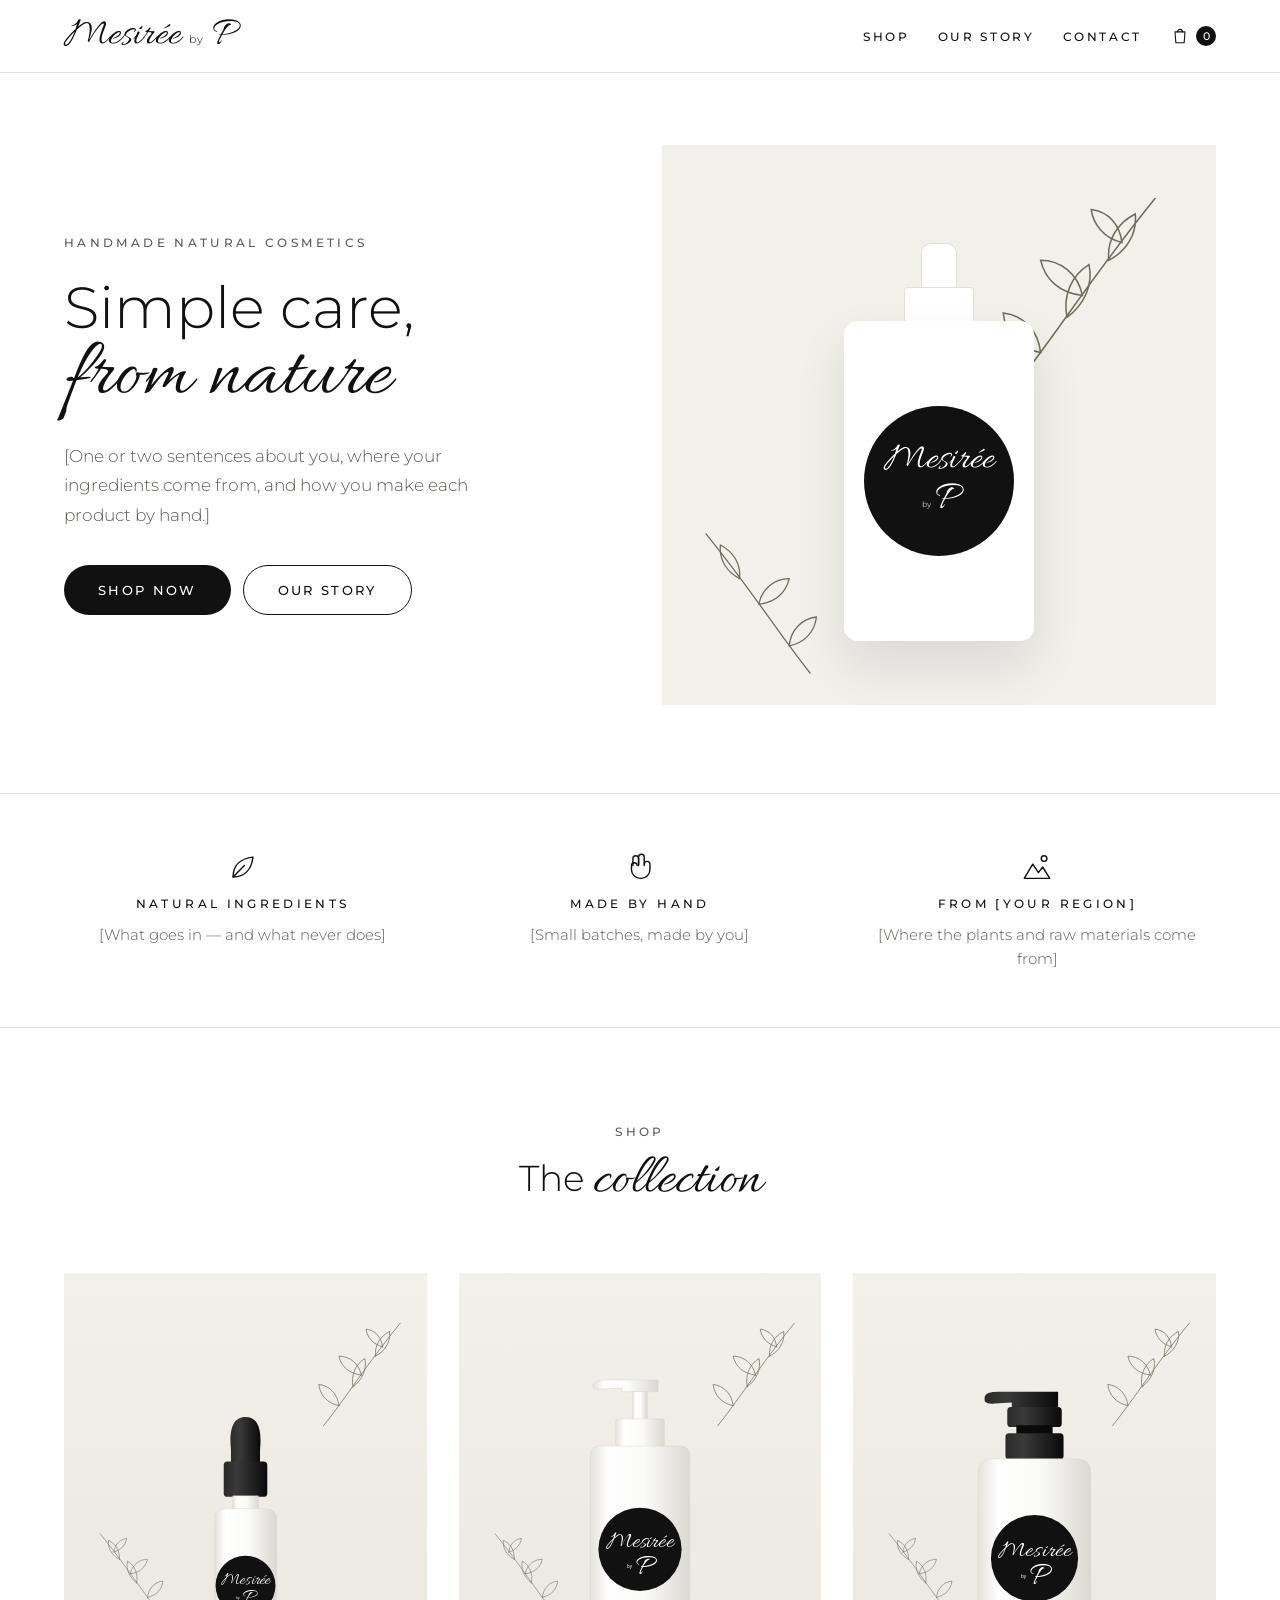
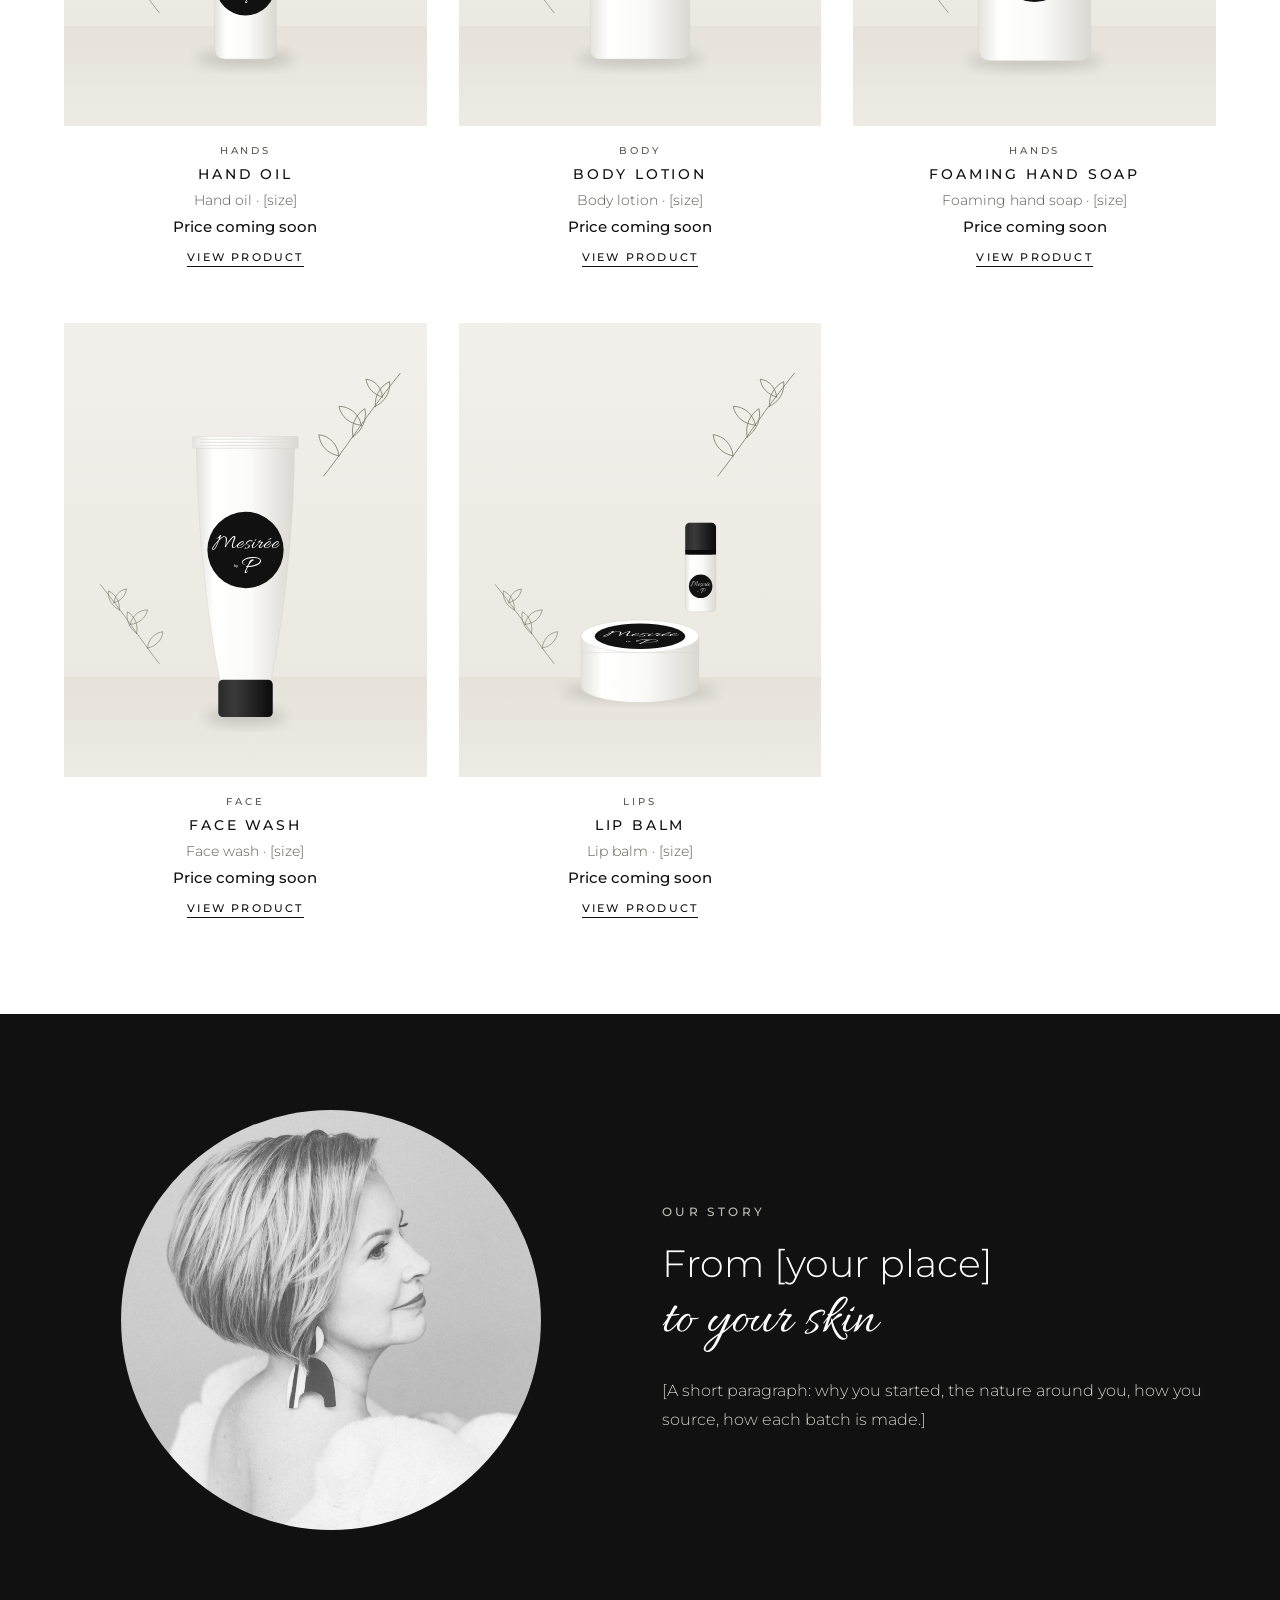
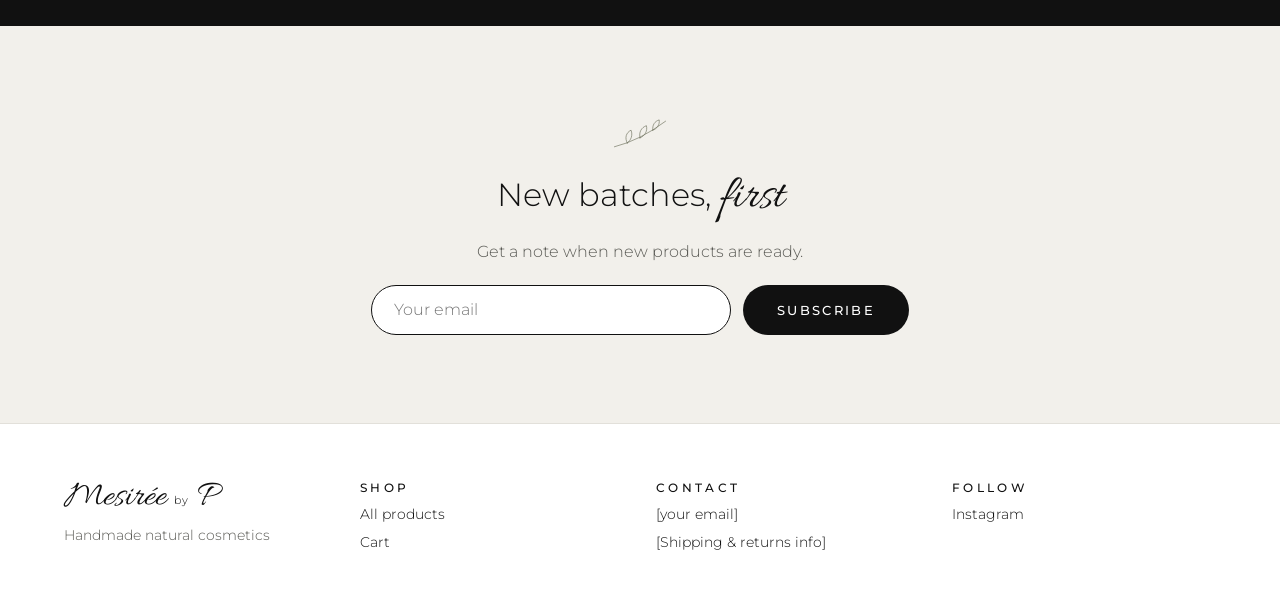
<file: index.html>
<!doctype html>
<html lang="en">
<head>
  <meta charset="utf-8">
  <meta name="viewport" content="width=device-width, initial-scale=1">
  <title>Mesirée by P — Handmade natural cosmetics</title>
  <meta name="description" content="Handmade natural cosmetics by Mesirée by P.">
  <link rel="preconnect" href="https://fonts.googleapis.com">
  <link rel="preconnect" href="https://fonts.gstatic.com" crossorigin>
  <link href="https://fonts.googleapis.com/css2?family=Allura&family=Montserrat:wght@300;400;500;600&display=swap" rel="stylesheet">
  <link rel="stylesheet" href="style.css?v=10">
</head>
<body>

  <header class="site-header">
    <div class="container">
      <a class="logo" href="index.html" aria-label="Mesirée by P, home">
        <span class="script">Mesirée</span><small>by</small><span class="script">P</span>
      </a>
      <nav class="site-nav" aria-label="Main">
        <a href="#shop">Shop</a>
        <a href="#story">Our story</a>
        <a href="#contact">Contact</a>
        <a class="cart-link" href="cart.html" aria-label="Cart">
          <svg width="20" height="20" viewBox="0 0 24 24" fill="none" stroke="currentColor" stroke-width="1.3" stroke-linecap="round" stroke-linejoin="round" aria-hidden="true"><path d="M6 7h12l-1 13H7L6 7z"/><path d="M9 7a3 3 0 0 1 6 0"/></svg>
          <span class="cart-count">0</span>
        </a>
      </nav>
    </div>
  </header>

  <main>
    <!-- Hero -->
    <section class="container hero">
      <div class="hero-text">
        <span class="eyebrow">Handmade natural cosmetics</span>
        <h1>Simple care,<br><span class="script">from nature</span></h1>
        <p>[One or two sentences about you, where your ingredients come from, and how you make each product by hand.]</p>
        <div class="hero-actions">
          <a class="btn" href="#shop">Shop now</a>
          <a class="btn-ghost" href="#story">Our story</a>
        </div>
      </div>
      <!-- Drawn bottle: replace with a product photo when you have one -->
      <div class="hero-stage">
        <svg class="sprig" width="220" height="220" viewBox="0 0 100 100" fill="none" stroke="#6B6F5A" stroke-width=".7" stroke-linecap="round" aria-hidden="true" style="top:36px; right:28px"><path d="M20 95 C40 70 55 45 85 8"/><path d="M33 78c-10-2-16-9-17-18 9 1 16 8 17 18z"/><path d="M45 62c-2-10 2-19 10-24 2 9-2 18-10 24z"/><path d="M52 52c-10-1-17-7-19-16 9 0 17 6 19 16z"/><path d="M64 36c-1-9 4-17 12-21 1 9-4 17-12 21z"/><path d="M70 28c-8-2-13-8-14-15 8 1 13 7 14 15z"/></svg>
        <svg class="sprig" width="160" height="160" viewBox="0 0 100 100" fill="none" stroke="#6B6F5A" stroke-width=".8" stroke-linecap="round" aria-hidden="true" style="bottom:24px; left:20px; transform:scaleX(-1)"><path d="M20 95 C40 70 55 45 85 8"/><path d="M33 78c-10-2-16-9-17-18 9 1 16 8 17 18z"/><path d="M52 52c-10-1-17-7-19-16 9 0 17 6 19 16z"/><path d="M64 36c-1-9 4-17 12-21 1 9-4 17-12 21z"/></svg>
        <div class="bottle" aria-hidden="true">
          <div class="pump"></div>
          <div class="neck"></div>
          <div class="body">
            <div class="label">
              <span class="script" style="font-size:38px">Mesirée</span>
              <span style="display:flex; align-items:baseline; gap:4px"><span style="font-size:8px">by</span><span class="script" style="font-size:40px">P</span></span>
            </div>
          </div>
        </div>
      </div>
    </section>

    <!-- Values -->
    <section id="ingredients" class="values">
      <div class="container">
        <div class="value">
          <svg width="34" height="34" viewBox="0 0 24 24" fill="none" stroke="#111111" stroke-width="1" stroke-linecap="round" stroke-linejoin="round" aria-hidden="true"><path d="M5 19c0-8 5-13 14-14-1 9-6 14-14 14z"/><path d="M5 19l8-8"/></svg>
          <span class="eyebrow" style="color:#111111">Natural ingredients</span>
          <p>[What goes in — and what never does]</p>
        </div>
        <div class="value">
          <svg width="34" height="34" viewBox="0 0 24 24" fill="none" stroke="#111111" stroke-width="1" stroke-linecap="round" stroke-linejoin="round" aria-hidden="true"><path d="M7 11V6a2 2 0 0 1 4 0v5"/><path d="M11 10V5a2 2 0 0 1 4 0v6"/><path d="M15 10a2 2 0 0 1 4 0v4a6 6 0 0 1-6 6h-1a6 6 0 0 1-6-6v-3a2 2 0 0 1 4 0"/></svg>
          <span class="eyebrow" style="color:#111111">Made by hand</span>
          <p>[Small batches, made by you]</p>
        </div>
        <div class="value">
          <svg width="34" height="34" viewBox="0 0 24 24" fill="none" stroke="#111111" stroke-width="1" stroke-linecap="round" stroke-linejoin="round" aria-hidden="true"><path d="M3 20l6-10 4 6 3-4 5 8z"/><circle cx="17" cy="6" r="2"/></svg>
          <span class="eyebrow" style="color:#111111">From [your region]</span>
          <p>[Where the plants and raw materials come from]</p>
        </div>
      </div>
    </section>

    <!-- All products (filled in from products.js) -->
    <section id="shop" class="container section">
      <div class="section-head">
        <span class="eyebrow">Shop</span>
        <h2>The <span class="script">collection</span></h2>
      </div>
      <div id="product-grid" class="product-grid"></div>
    </section>

    <!-- Story -->
    <section id="story" class="story">
      <div class="container">
        <div class="story-photo">
          <img src="portrait.jpg" alt="Portrait of the founder of Mesirée by P">
        </div>
        <div class="story-text">
          <span class="eyebrow" style="color:#BDBDB6">Our story</span>
          <h2>From [your place]<br><span class="script">to your skin</span></h2>
          <p>[A short paragraph: why you started, the nature around you, how you source, how each batch is made.]</p>
        </div>
      </div>
    </section>

    <!-- Newsletter -->
    <section class="newsletter">
      <div class="container">
        <svg width="64" height="40" viewBox="0 0 100 60" fill="none" stroke="#6B6F5A" stroke-width="1" stroke-linecap="round" aria-hidden="true"><path d="M10 50 Q50 40 90 10"/><path d="M30 44c-4-8-2-16 6-20 3 8 0 16-6 20z"/><path d="M50 36c-2-9 2-16 10-19 2 8-2 16-10 19z"/><path d="M70 24c-1-8 3-14 10-16 1 7-3 14-10 16z"/></svg>
        <h2>New batches, <span class="script">first</span></h2>
        <p>Get a note when new products are ready.</p>
        <!-- Not connected yet: needs a newsletter service (e.g. Mailchimp) -->
        <form onsubmit="return false">
          <label for="email" class="visually-hidden">Email address</label>
          <input id="email" class="field" type="email" placeholder="Your email">
          <button type="submit" class="btn">Subscribe</button>
        </form>
      </div>
    </section>
  </main>

  <footer id="contact" class="site-footer">
    <div class="container">
      <div class="col">
        <span class="logo"><span class="script" style="font-size:36px">Mesirée</span><small>by</small><span class="script" style="font-size:36px">P</span></span>
        <span style="color:#5A5A55">Handmade natural cosmetics</span>
      </div>
      <div class="col">
        <span class="eyebrow">Shop</span>
        <a href="#shop">All products</a>
        <a href="cart.html">Cart</a>
      </div>
      <div class="col">
        <span class="eyebrow">Contact</span>
        <a href="mailto:[your email]">[your email]</a>
        <span>[Shipping &amp; returns info]</span>
      </div>
      <div class="col">
        <span class="eyebrow">Follow</span>
        <a href="[instagram link]">Instagram</a>
      </div>
    </div>
  </footer>

  <script src="products.js?v=10"></script>
  <script src="site.js?v=10"></script>
</body>
</html>
</file>
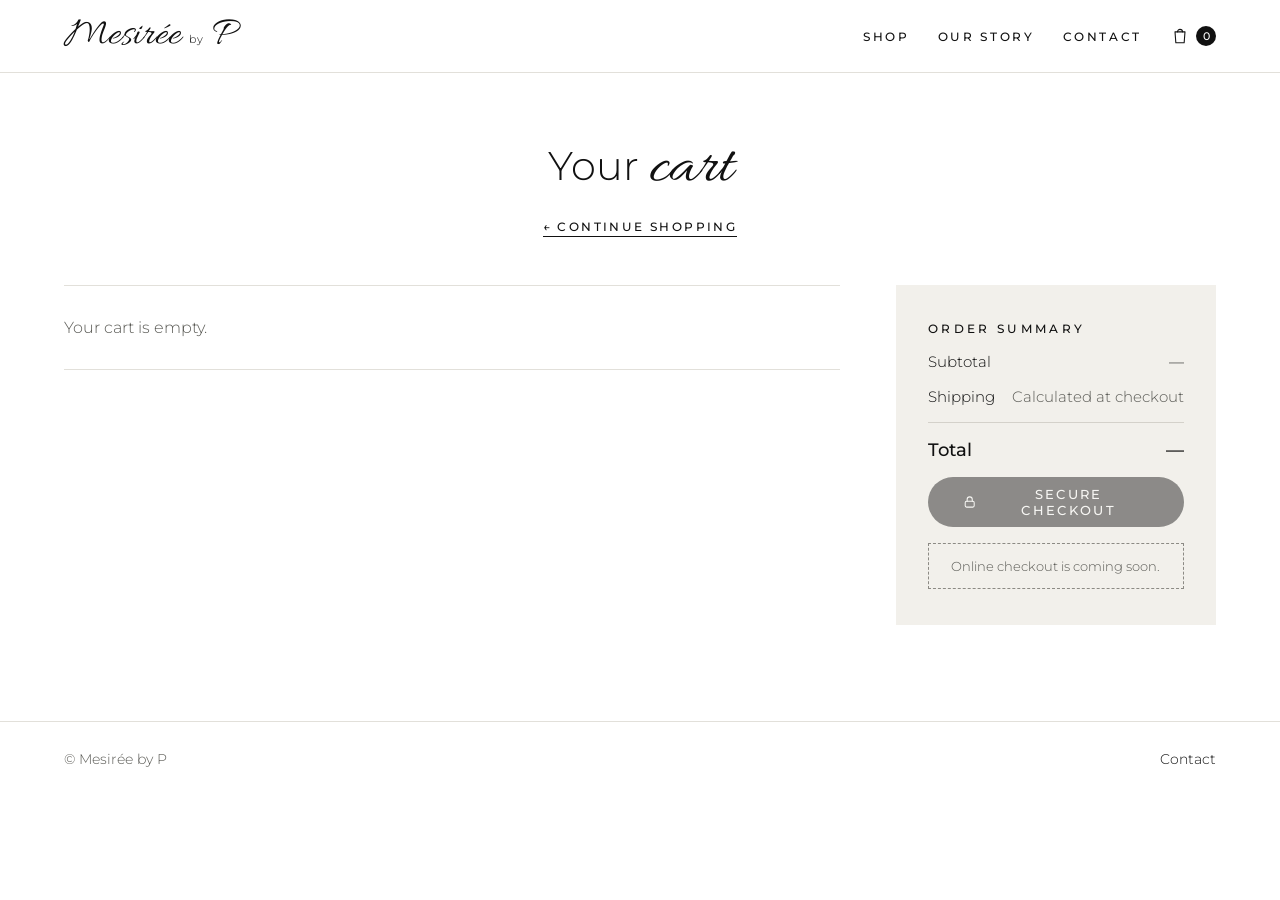
<file: cart.html>
<!doctype html>
<html lang="en">
<head>
  <meta charset="utf-8">
  <meta name="viewport" content="width=device-width, initial-scale=1">
  <title>Cart — Mesirée by P</title>
  <link rel="preconnect" href="https://fonts.googleapis.com">
  <link rel="preconnect" href="https://fonts.gstatic.com" crossorigin>
  <link href="https://fonts.googleapis.com/css2?family=Allura&family=Montserrat:wght@300;400;500;600&display=swap" rel="stylesheet">
  <link rel="stylesheet" href="style.css?v=10">
</head>
<body>

  <header class="site-header">
    <div class="container">
      <a class="logo" href="index.html" aria-label="Mesirée by P, home">
        <span class="script">Mesirée</span><small>by</small><span class="script">P</span>
      </a>
      <nav class="site-nav" aria-label="Main">
        <a href="index.html#shop">Shop</a>
        <a href="index.html#story">Our story</a>
        <a href="index.html#contact">Contact</a>
        <a class="cart-link" href="cart.html" aria-label="Cart">
          <svg width="20" height="20" viewBox="0 0 24 24" fill="none" stroke="currentColor" stroke-width="1.3" stroke-linecap="round" stroke-linejoin="round" aria-hidden="true"><path d="M6 7h12l-1 13H7L6 7z"/><path d="M9 7a3 3 0 0 1 6 0"/></svg>
          <span class="cart-count">0</span>
        </a>
      </nav>
    </div>
  </header>

  <main class="container">
    <div class="page-title">
      <h1>Your <span class="script">cart</span></h1>
      <a class="text-link" href="index.html#shop">← Continue shopping</a>
    </div>

    <div class="cart">
      <div id="cart-items" class="cart-items"></div>

      <aside class="summary" aria-label="Order summary">
        <span class="eyebrow" style="color:#111111">Order summary</span>
        <div class="row"><span>Subtotal</span><span id="subtotal">—</span></div>
        <div class="row"><span>Shipping</span><span style="color:#5A5A55">Calculated at checkout</span></div>
        <div class="row total"><span>Total</span><span id="total">—</span></div>
        <button type="button" class="btn" disabled>
          <svg width="16" height="16" viewBox="0 0 24 24" fill="none" stroke="currentColor" stroke-width="1.6" stroke-linecap="round" stroke-linejoin="round" aria-hidden="true"><rect x="5" y="11" width="14" height="9" rx="2"/><path d="M8 11V8a4 4 0 0 1 8 0v3"/></svg>
          Secure checkout
        </button>
        <!-- Checkout is not connected yet: this is where Stripe or Shopify will go -->
        <div class="checkout-note">Online checkout is coming soon.</div>
      </aside>
    </div>
  </main>

  <footer class="site-footer">
    <div class="container" style="display:flex; flex-wrap:wrap; justify-content:space-between; padding-top:28px; padding-bottom:28px; color:#5A5A55">
      <span>© Mesirée by P</span>
      <a href="index.html#contact">Contact</a>
    </div>
  </footer>

  <script src="products.js?v=10"></script>
  <script src="site.js?v=10"></script>
</body>
</html>
</file>
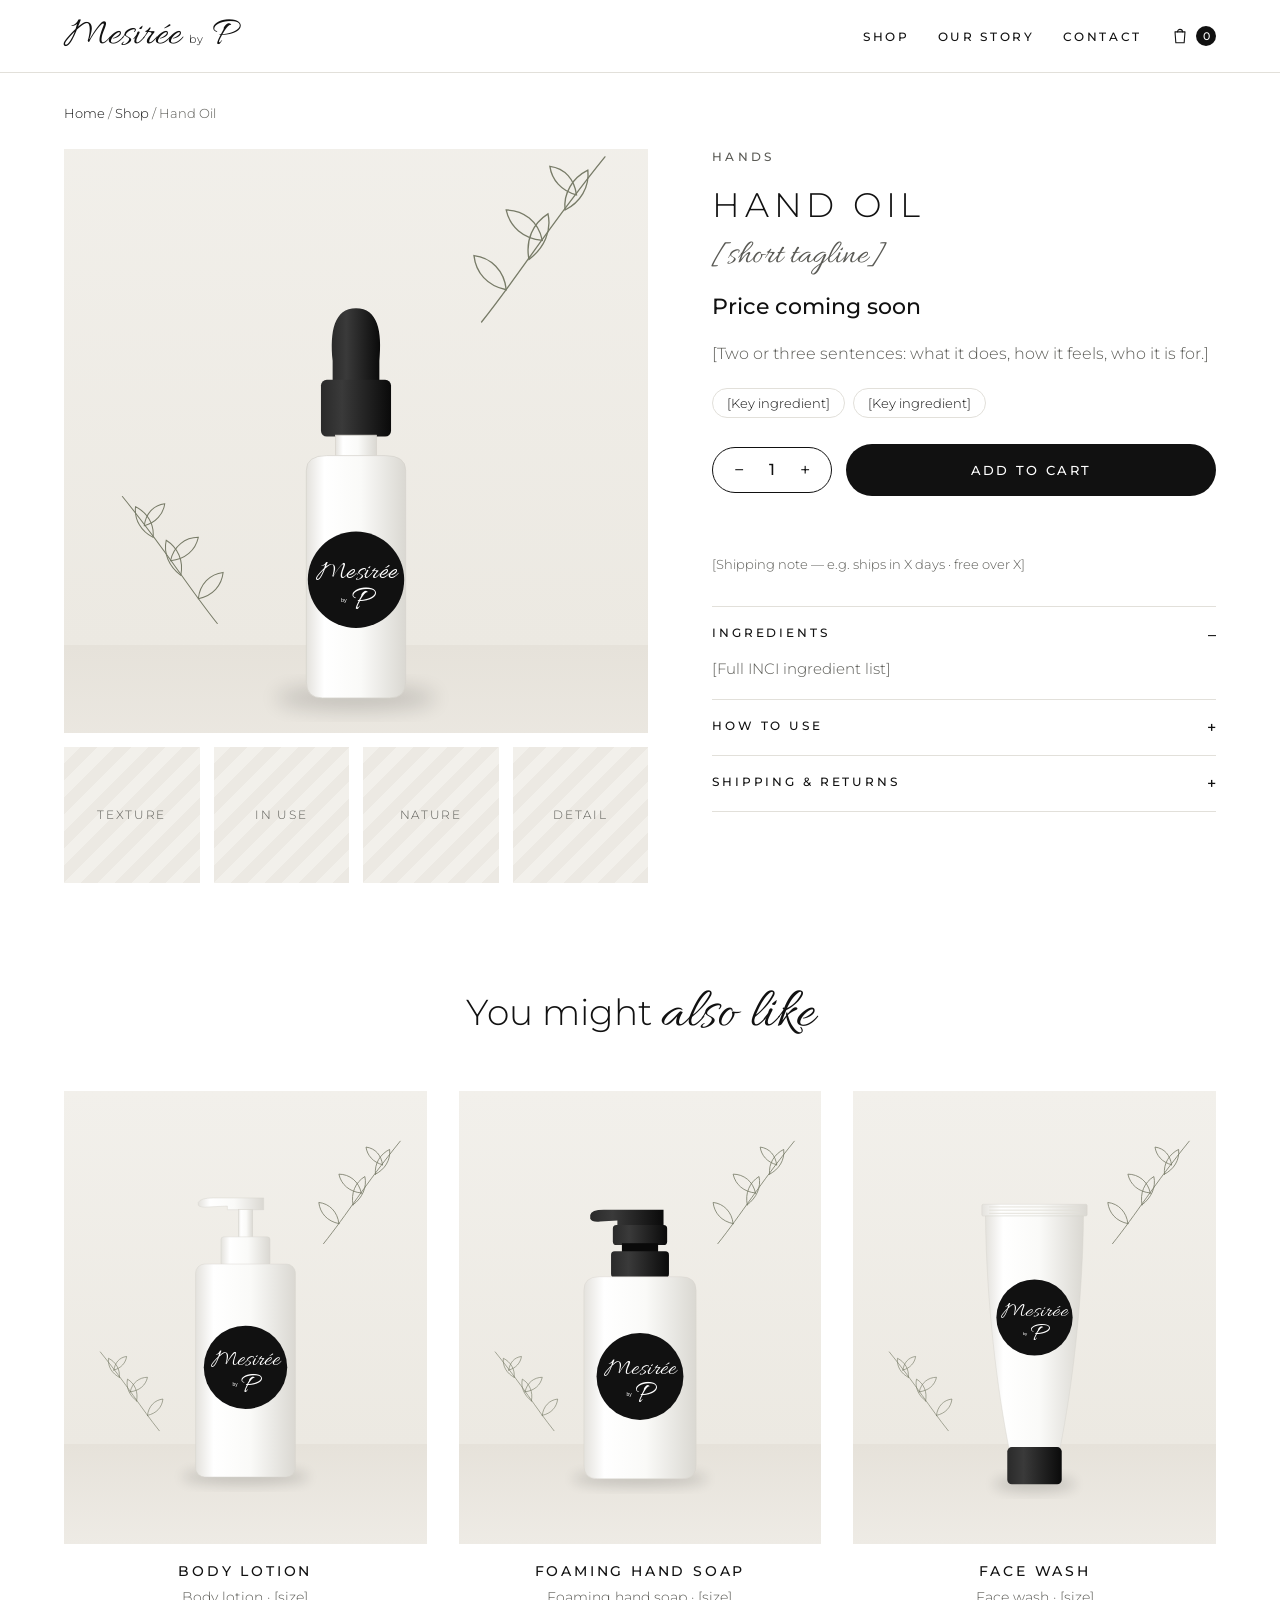
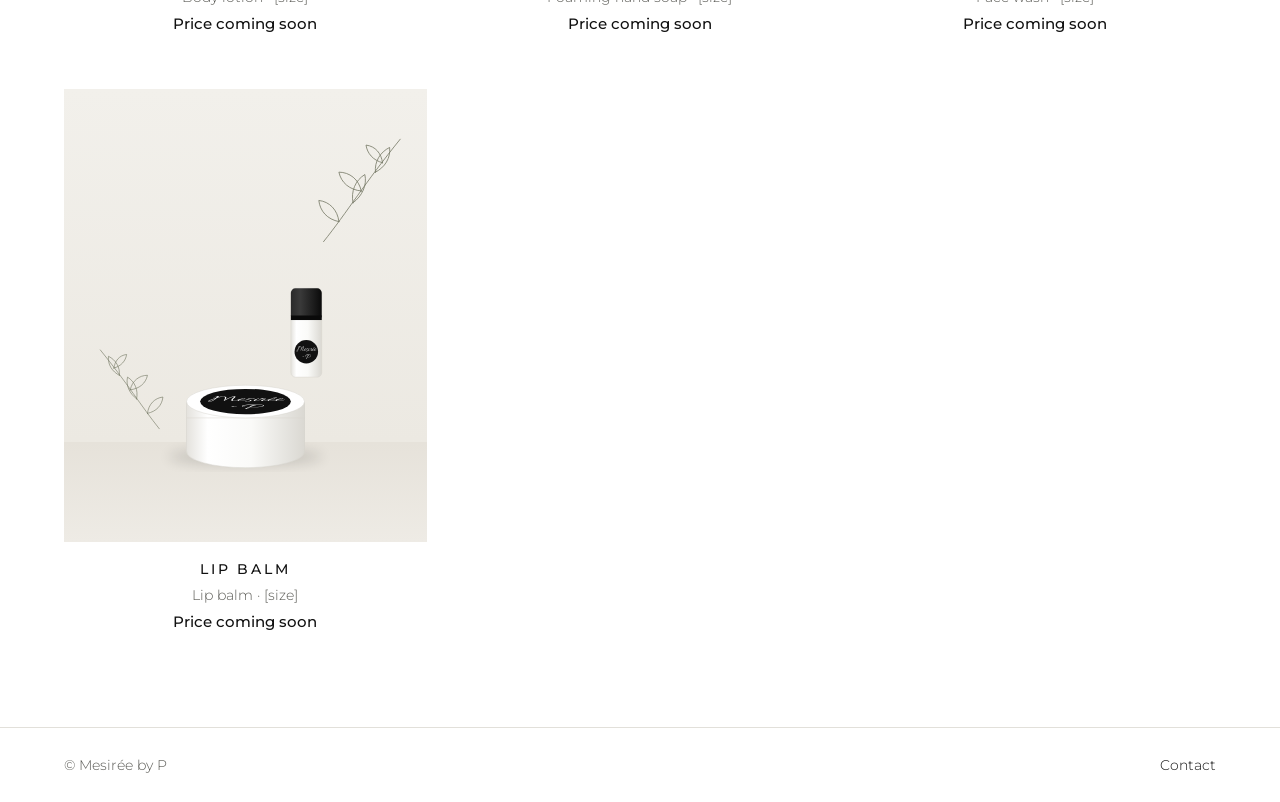
<file: product.html>
<!doctype html>
<html lang="en">
<head>
  <meta charset="utf-8">
  <meta name="viewport" content="width=device-width, initial-scale=1">
  <title>Product — Mesirée by P</title>
  <link rel="preconnect" href="https://fonts.googleapis.com">
  <link rel="preconnect" href="https://fonts.gstatic.com" crossorigin>
  <link href="https://fonts.googleapis.com/css2?family=Allura&family=Montserrat:wght@300;400;500;600&display=swap" rel="stylesheet">
  <link rel="stylesheet" href="style.css?v=10">
</head>
<body>

  <header class="site-header">
    <div class="container">
      <a class="logo" href="index.html" aria-label="Mesirée by P, home">
        <span class="script">Mesirée</span><small>by</small><span class="script">P</span>
      </a>
      <nav class="site-nav" aria-label="Main">
        <a href="index.html#shop">Shop</a>
        <a href="index.html#story">Our story</a>
        <a href="index.html#contact">Contact</a>
        <a class="cart-link" href="cart.html" aria-label="Cart">
          <svg width="20" height="20" viewBox="0 0 24 24" fill="none" stroke="currentColor" stroke-width="1.3" stroke-linecap="round" stroke-linejoin="round" aria-hidden="true"><path d="M6 7h12l-1 13H7L6 7z"/><path d="M9 7a3 3 0 0 1 6 0"/></svg>
          <span class="cart-count">0</span>
        </a>
      </nav>
    </div>
  </header>

  <!-- The product shown is chosen by ?id=... in the address; text comes from products.js -->
  <main id="product" class="container">
    <span class="crumbs"><a href="index.html">Home</a> / <a href="index.html#shop">Shop</a> / <span id="crumb-name"></span></span>

    <div class="product">
      <div class="gallery">
        <div id="p-image" class="main">
          <svg class="sprig" width="240" height="240" viewBox="0 0 100 100" fill="none" stroke="#6B6F5A" stroke-width=".6" stroke-linecap="round" aria-hidden="true" style="left:-20px; bottom:-10px"><path d="M20 95 C40 70 55 45 85 8"/><path d="M33 78c-10-2-16-9-17-18 9 1 16 8 17 18z"/><path d="M45 62c-2-10 2-19 10-24 2 9-2 18-10 24z"/><path d="M52 52c-10-1-17-7-19-16 9 0 17 6 19 16z"/><path d="M64 36c-1-9 4-17 12-21 1 9-4 17-12 21z"/><path d="M70 28c-8-2-13-8-14-15 8 1 13 7 14 15z"/></svg>
          <span class="eyebrow" style="position:relative">Product photo</span>
        </div>
        <div class="thumbs">
          <div class="ph">Texture</div>
          <div class="ph">In use</div>
          <div class="ph">Nature</div>
          <div class="ph">Detail</div>
        </div>
      </div>

      <div class="info">
        <span id="p-category" class="eyebrow"></span>
        <h1 id="p-name"></h1>
        <span id="p-tagline" class="script tagline"></span>
        <span id="p-price" class="price"></span>
        <p id="p-desc" class="desc"></p>
        <div id="p-tags" class="tags"></div>

        <div id="p-size-group" style="display:flex; flex-direction:column; gap:10px; margin-top:6px">
          <span class="eyebrow" style="color:#111111">Size</span>
          <div id="p-sizes" class="options" role="group" aria-label="Size"></div>
        </div>

        <div class="buy">
          <div class="stepper">
            <button id="p-dec" type="button" aria-label="Decrease quantity">−</button>
            <span id="p-qty" aria-live="polite">1</span>
            <button id="p-inc" type="button" aria-label="Increase quantity">+</button>
          </div>
          <button id="p-add" type="button" class="btn">Add to cart</button>
        </div>
        <div id="p-added" class="added" aria-live="polite"></div>
        <span class="note">[Shipping note — e.g. ships in X days · free over X]</span>

        <div style="margin-top:14px">
          <details open><summary>Ingredients</summary><p id="p-ingredients"></p></details>
          <details><summary>How to use</summary><p id="p-howto"></p></details>
          <details><summary>Shipping &amp; returns</summary><p>[Delivery times and return policy]</p></details>
        </div>
      </div>
    </div>

    <section class="section">
      <div class="section-head" style="margin-bottom:40px">
        <h2>You might <span class="script">also like</span></h2>
      </div>
      <div id="related" class="product-grid"></div>
    </section>
  </main>

  <footer class="site-footer">
    <div class="container" style="display:flex; flex-wrap:wrap; justify-content:space-between; padding-top:28px; padding-bottom:28px; color:#5A5A55">
      <span>© Mesirée by P</span>
      <a href="index.html#contact">Contact</a>
    </div>
  </footer>

  <script src="products.js?v=10"></script>
  <script src="site.js?v=10"></script>
</body>
</html>
</file>
<file: style.css>
/* Mesirée by P — shared styles */

:root {
  --ink: #111111;
  --muted: #5A5A55;
  --line: #E2E0DA;
  --stone: #F2F0EB;
  --white: #FFFFFF;
  --leaf: #6B6F5A;
}

* { box-sizing: border-box; }

body {
  margin: 0;
  background: var(--white);
  color: var(--ink);
  font-family: Montserrat, system-ui, sans-serif;
  font-weight: 300;
}

a { color: var(--ink); text-decoration: none; }
a:hover { color: var(--muted); }
img { max-width: 100%; display: block; }

.container { max-width: 1200px; margin: 0 auto; padding: 0 24px; }
.script { font-family: Allura, cursive; font-weight: 400; }
.eyebrow {
  font-size: 12px; letter-spacing: .28em; text-transform: uppercase;
  font-weight: 500; color: var(--muted);
}
.visually-hidden { position: absolute; left: -9999px; }

/* Placeholder for photos that don't exist yet */
.ph {
  background: repeating-linear-gradient(135deg, #F2F0EB 0 12px, #ECE9E3 12px 24px);
  display: flex; align-items: center; justify-content: center;
  color: var(--muted); font-size: 12px; letter-spacing: .14em;
  text-transform: uppercase; text-align: center;
}

/* Buttons */
.btn, .btn-ghost {
  display: inline-flex; align-items: center; justify-content: center; gap: 10px;
  min-height: 50px; padding: 0 34px; border-radius: 999px;
  font-family: inherit; font-weight: 500; font-size: 13px;
  letter-spacing: .18em; text-transform: uppercase; cursor: pointer;
}
.btn { background: var(--ink); color: var(--white); border: 0; }
.btn:hover { background: #333333; color: var(--white); }
.btn:disabled { opacity: .45; cursor: not-allowed; }
.btn-ghost { background: transparent; border: 1px solid var(--ink); color: var(--ink); }
.btn-ghost.light { border-color: var(--white); color: var(--white); }

.pill {
  min-height: 44px; padding: 0 22px; border-radius: 999px;
  border: 1px solid #D4D1CA; background: transparent; color: var(--ink);
  font-family: inherit; font-size: 13px; font-weight: 500; cursor: pointer;
}
.pill.on { border-color: var(--ink); background: var(--ink); color: var(--white); }

.stepper { display: inline-flex; align-items: center; border: 1px solid var(--ink); border-radius: 999px; padding: 2px 6px; }
.stepper button { width: 40px; height: 40px; border: 0; background: transparent; font-family: inherit; font-size: 18px; color: var(--ink); cursor: pointer; }
.stepper span { min-width: 26px; text-align: center; font-weight: 500; }

/* Header */
.site-header { border-bottom: 1px solid var(--line); }
.site-header .container {
  padding-top: 14px; padding-bottom: 14px;
  display: flex; flex-wrap: wrap; align-items: center; justify-content: space-between; gap: 16px;
}
.logo { display: flex; align-items: baseline; gap: 8px; }
.logo .script { font-size: 40px; line-height: 1; }
.logo small { font-size: 11px; letter-spacing: .1em; }
.site-nav { display: flex; flex-wrap: wrap; align-items: center; gap: 28px; }
.site-nav a { font-size: 12px; letter-spacing: .22em; text-transform: uppercase; font-weight: 500; }
@media (max-width: 600px) {
  .site-nav { gap: 6px 18px; }
  .site-nav a { font-size: 11px; letter-spacing: .14em; }
}
.cart-link { display: inline-flex; align-items: center; gap: 6px; min-height: 44px; }
.cart-count {
  background: var(--ink); color: var(--white); border-radius: 999px;
  font-size: 11px; letter-spacing: 0; min-width: 20px; height: 20px; padding: 0 6px;
  display: inline-flex; align-items: center; justify-content: center;
}

/* Hero */
.hero { padding-top: 72px; padding-bottom: 88px; display: flex; flex-wrap: wrap; align-items: center; gap: 64px; }
.hero-text { flex: 1 1 420px; display: flex; flex-direction: column; gap: 26px; }
.hero h1 { margin: 0; font-weight: 300; font-size: clamp(38px, 4.6vw, 58px); line-height: 1.1; }
.hero h1 .script { font-size: 1.45em; line-height: .9; }
.hero p { margin: 0; font-size: 17px; line-height: 1.75; color: var(--muted); max-width: 440px; }
.hero-actions { display: flex; flex-wrap: wrap; gap: 12px; margin-top: 8px; }
.hero-stage {
  flex: 1 1 440px; height: 560px; background: var(--stone); position: relative;
  display: flex; align-items: flex-end; justify-content: center; overflow: hidden;
}
.sprig { position: absolute; }
.bottle { position: relative; display: flex; flex-direction: column; align-items: center; margin-bottom: 64px; }
.bottle .pump { width: 36px; height: 44px; background: var(--white); border: 1px solid var(--line); border-bottom: 0; border-radius: 10px 10px 0 0; }
.bottle .neck { width: 70px; height: 34px; background: var(--white); border: 1px solid var(--line); border-bottom: 0; border-radius: 4px 4px 0 0; }
.bottle .body {
  width: 190px; height: 320px; background: var(--white); border-radius: 14px;
  box-shadow: 0 24px 50px rgba(17,17,17,.10); display: flex; align-items: center; justify-content: center;
}
.label {
  width: 150px; height: 150px; border-radius: 50%; background: var(--ink); color: var(--white);
  display: flex; flex-direction: column; align-items: center; justify-content: center; line-height: 1;
}

/* Values */
.values { border-top: 1px solid var(--line); border-bottom: 1px solid var(--line); }
.values .container {
  padding-top: 56px; padding-bottom: 56px; text-align: center;
  display: grid; grid-template-columns: repeat(auto-fit, minmax(240px, 1fr)); gap: 40px;
}
.value { display: flex; flex-direction: column; align-items: center; gap: 12px; }
.value p { margin: 0; color: var(--muted); line-height: 1.6; font-size: 15px; }

/* Section headings */
.section { padding-top: 96px; padding-bottom: 96px; }
.section-head { display: flex; flex-direction: column; align-items: center; gap: 6px; margin-bottom: 56px; text-align: center; }
.section-head h2 { margin: 0; font-weight: 300; font-size: 36px; }
.section-head h2 .script { font-size: 1.6em; }

/* Product grid */
.product-grid { display: grid; grid-template-columns: repeat(auto-fill, minmax(280px, 1fr)); gap: 56px 32px; }
.product-card { display: flex; flex-direction: column; align-items: center; gap: 8px; text-align: center; }
.product-card .media { width: 100%; aspect-ratio: 4 / 5; margin-bottom: 10px; object-fit: cover; }
.product-card .name { font-size: 14px; letter-spacing: .2em; text-transform: uppercase; font-weight: 500; }
.product-card .kind { color: var(--muted); font-size: 14px; }
.product-card .price { font-size: 15px; font-weight: 500; }
.product-card .more {
  margin-top: 6px; font-size: 11px; letter-spacing: .2em; text-transform: uppercase;
  font-weight: 500; border-bottom: 1px solid var(--ink); padding-bottom: 2px;
}

/* Story */
.story { background: var(--ink); color: var(--white); }
.story .container { padding-top: 96px; padding-bottom: 96px; display: flex; flex-wrap: wrap; align-items: center; gap: 64px; }
.story-photo { flex: 1 1 400px; display: flex; justify-content: center; }
.story-photo img { width: min(100%, 420px); aspect-ratio: 1 / 1; border-radius: 50%; object-fit: cover; object-position: 55% 28%; }
.story-text { flex: 1 1 420px; display: flex; flex-direction: column; gap: 22px; }
.story-text h2 { margin: 0; font-weight: 300; font-size: 38px; line-height: 1.2; }
.story-text h2 .script { font-size: 1.5em; }
.story-text p { margin: 0; font-size: 16px; line-height: 1.8; color: #CFCFC8; }

/* Newsletter */
.newsletter { background: var(--stone); }
.newsletter .container { max-width: 720px; padding-top: 88px; padding-bottom: 88px; text-align: center; display: flex; flex-direction: column; align-items: center; gap: 14px; }
.newsletter h2 { margin: 0; font-weight: 300; font-size: 32px; }
.newsletter h2 .script { font-size: 1.5em; }
.newsletter p { margin: 0; color: var(--muted); font-size: 16px; }
.newsletter form { display: flex; flex-wrap: wrap; justify-content: center; gap: 12px; width: 100%; margin-top: 10px; }
.field {
  min-height: 50px; padding: 0 22px; border-radius: 999px; border: 1px solid var(--ink);
  background: var(--white); font: inherit; color: var(--ink);
}
.newsletter .field { flex: 1 1 260px; max-width: 360px; }

/* Footer */
.site-footer { border-top: 1px solid var(--line); }
.site-footer .container {
  padding-top: 56px; padding-bottom: 56px; font-size: 14px;
  display: grid; grid-template-columns: repeat(auto-fit, minmax(200px, 1fr)); gap: 32px;
}
.site-footer .col { display: flex; flex-direction: column; gap: 10px; }
.site-footer .eyebrow { color: var(--ink); }

/* Product page */
.crumbs { display: block; font-size: 13px; color: var(--muted); padding-top: 32px; margin-bottom: 28px; }
.product { display: flex; flex-wrap: wrap; gap: 64px; align-items: flex-start; }
.gallery { flex: 1 1 480px; min-width: 0; display: flex; flex-direction: column; gap: 14px; }
.gallery .main { aspect-ratio: 1 / 1; background: var(--stone); position: relative; overflow: hidden; display: flex; align-items: center; justify-content: center; }
.gallery .main img { width: 100%; height: 100%; object-fit: cover; }
.thumbs { display: grid; grid-template-columns: repeat(4, minmax(0, 1fr)); gap: 14px; }
.thumbs .ph { aspect-ratio: 1 / 1; }
.info { flex: 1 1 400px; min-width: 0; display: flex; flex-direction: column; gap: 20px; }
.info h1 { margin: 0; font-weight: 300; font-size: 34px; letter-spacing: .14em; text-transform: uppercase; line-height: 1.25; }
.info .tagline { font-size: 34px; line-height: 1; margin-top: -8px; color: var(--muted); }
.info .price { font-size: 22px; font-weight: 500; }
.info .desc { margin: 0; color: var(--muted); font-size: 16px; line-height: 1.75; }
.tags { display: flex; flex-wrap: wrap; gap: 8px; }
.tags span { border: 1px solid var(--line); border-radius: 999px; padding: 6px 14px; font-size: 13px; }
.options { display: flex; flex-wrap: wrap; gap: 10px; }
.buy { display: flex; flex-wrap: wrap; gap: 14px; align-items: center; margin-top: 6px; }
.buy .btn { flex: 1 1 220px; min-height: 52px; }
.note { font-size: 13px; color: var(--muted); }
details { border-top: 1px solid var(--line); padding: 18px 0; }
details:last-child { border-bottom: 1px solid var(--line); }
summary { cursor: pointer; font-size: 12px; letter-spacing: .24em; text-transform: uppercase; font-weight: 500; list-style: none; display: flex; justify-content: space-between; }
summary::-webkit-details-marker { display: none; }
summary::after { content: "+"; font-size: 16px; letter-spacing: 0; }
details[open] summary::after { content: "–"; }
details p { margin: 12px 0 0; color: var(--muted); line-height: 1.7; font-size: 15px; }
.added { font-size: 14px; color: var(--ink); min-height: 20px; }

/* Cart page */
.page-title { display: flex; flex-direction: column; align-items: center; gap: 10px; text-align: center; padding-top: 56px; margin-bottom: 48px; }
.page-title h1 { margin: 0; font-weight: 300; font-size: 40px; }
.page-title h1 .script { font-size: 1.6em; }
.text-link { font-size: 12px; letter-spacing: .2em; text-transform: uppercase; font-weight: 500; border-bottom: 1px solid currentColor; padding-bottom: 2px; }
.cart { display: flex; flex-wrap: wrap; gap: 56px; align-items: flex-start; padding-bottom: 96px; }
.cart-items { flex: 999 1 560px; min-width: 0; border-bottom: 1px solid var(--line); }
.cart-row { display: flex; flex-wrap: wrap; gap: 24px; align-items: center; padding: 24px 0; border-top: 1px solid var(--line); }
.cart-row .media { width: 104px; height: 124px; flex: none; font-size: 10px; object-fit: cover; }
.cart-row .details { flex: 1 1 200px; display: flex; flex-direction: column; gap: 4px; }
.cart-row .details a { font-size: 14px; letter-spacing: .2em; text-transform: uppercase; font-weight: 500; }
.cart-row .details span { color: var(--muted); font-size: 14px; }
.cart-row .line-total { min-width: 80px; text-align: right; font-weight: 500; }
.remove { border: 0; background: transparent; font-family: inherit; font-size: 13px; color: var(--muted); text-decoration: underline; cursor: pointer; min-height: 44px; padding: 0; text-align: left; }
.empty { padding: 32px 0; border-top: 1px solid var(--line); color: var(--muted); margin: 0; }
.summary { flex: 1 1 320px; background: var(--stone); padding: 36px 32px; display: flex; flex-direction: column; gap: 16px; font-size: 15px; }
.summary .row { display: flex; justify-content: space-between; gap: 12px; }
.summary .total { padding-top: 16px; border-top: 1px solid #D4D1CA; font-size: 18px; font-weight: 500; }
.summary .btn { width: 100%; }
.checkout-note { border: 1px dashed #8C8A84; padding: 14px; font-size: 13px; color: var(--muted); text-align: center; }
</file>
